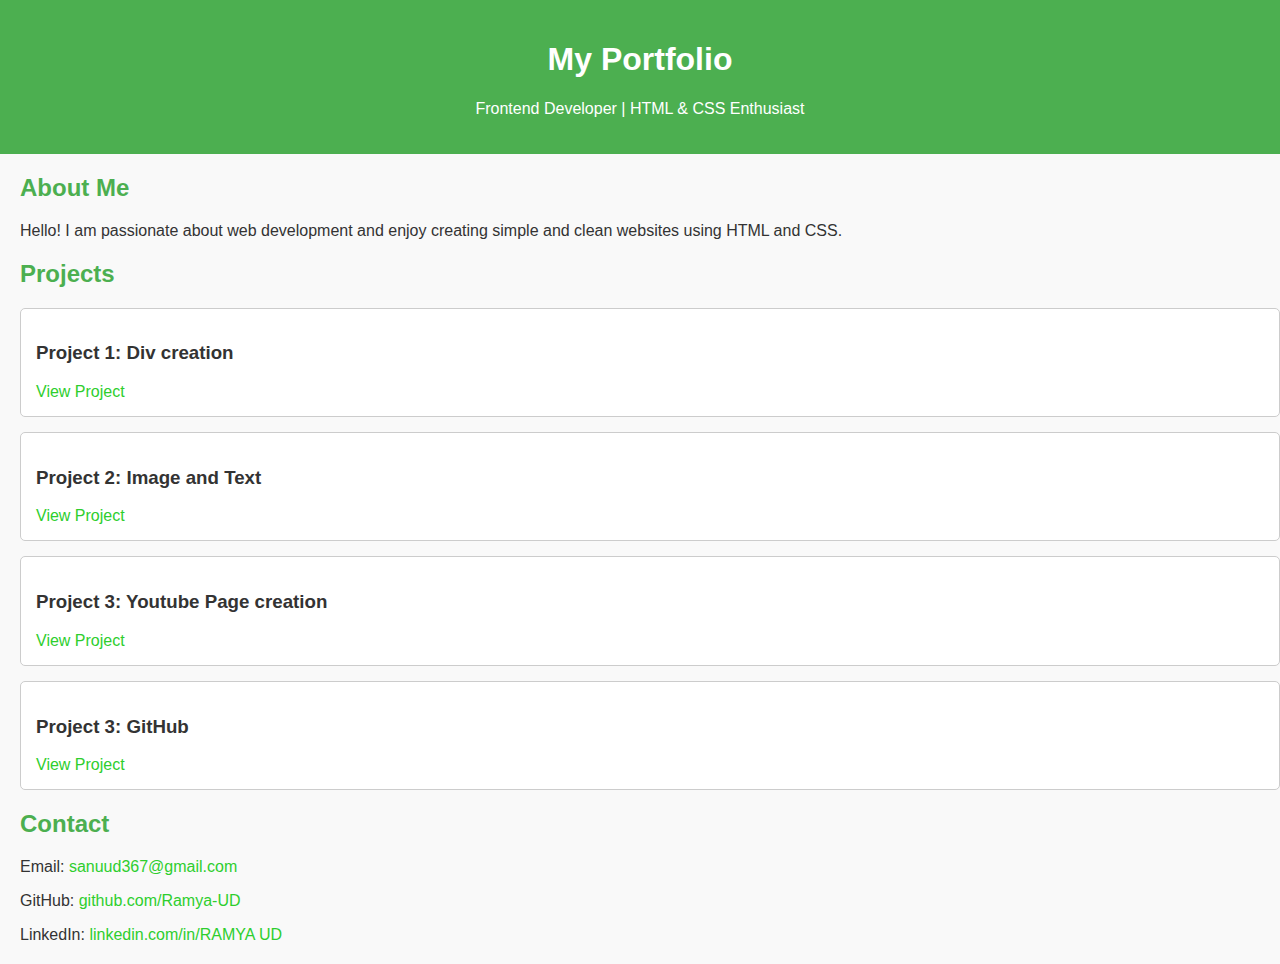
<file: index.html>
<!DOCTYPE html>
<html>
<head>
  <title>My Portfolio</title>
  <style>
    body {
      font-family: Arial, sans-serif;
      margin: 0;
      margin-bottom:20px;
      padding: 0;
      background: #f9f9f9;
      color: #333;
    }
    .top-info{
      background: #4CAF50;
      color: white;
      text-align: center;
      padding: 20px;
    }
    
    h2 {
      color: #4CAF50;
    }
    .project {
      border: 1px solid #ccc;
      padding: 15px;
      margin-bottom: 15px;
      background: white;
      border-radius: 5px;
    }
    a {
      color:rgb(46, 206, 46);
      text-decoration: none;
    }
    .body1{
      margin-left:20px;
    }

  </style>
</head>
<body>

    <div class="top-info">
      <h1>My Portfolio</h1>
      <p>Frontend Developer | HTML & CSS Enthusiast</p>
    </div>

    <div class="body1">

      <h2>About Me</h2>
      <p>Hello! I am passionate about web development and enjoy creating simple and clean websites using HTML and CSS.</p>
  
      <h2>Projects</h2>

      <div class="project">
      <h3>Project 1: Div creation </h3>
      <a href="https://ramya-ud.github.io/html-css-mini-projects/project-1" target="_blank">View Project</a>
      </div>

      <div class="project">
      <h3>Project 2: Image and Text </h3>
      <a href="https://ramya-ud.github.io/html-css-mini-projects/project-4" target="_blank">View Project</a>
      </div>

        <div class="project">
      <h3>Project 3: Youtube Page creation  </h3>
      <a href="https://ramya-ud.github.io/youtube" target="_blank">View Project</a>
      </div>
  
        <div class="project">
      <h3>Project 3: GitHub   </h3>
      <a href="https://github.com/Ramya-UD/Ramya-UD.github.io.git" target="_blank">View Project</a>
      </div>
  
  
      <h2>Contact</h2>
      <p>Email:  <a href="mailto:yourname@email.com">sanuud367@gmail.com</a></p>

      <p>GitHub: <a href="https://github.com/Ramya-UD" target="blank">github.com/Ramya-UD</a></p>

      <p>LinkedIn: <a href="https://www.linkedin.com/in/ramya-ud-33a342327" target="blank">linkedin.com/in/RAMYA UD</a></p>

    </div>

</body>
</html>
</file>
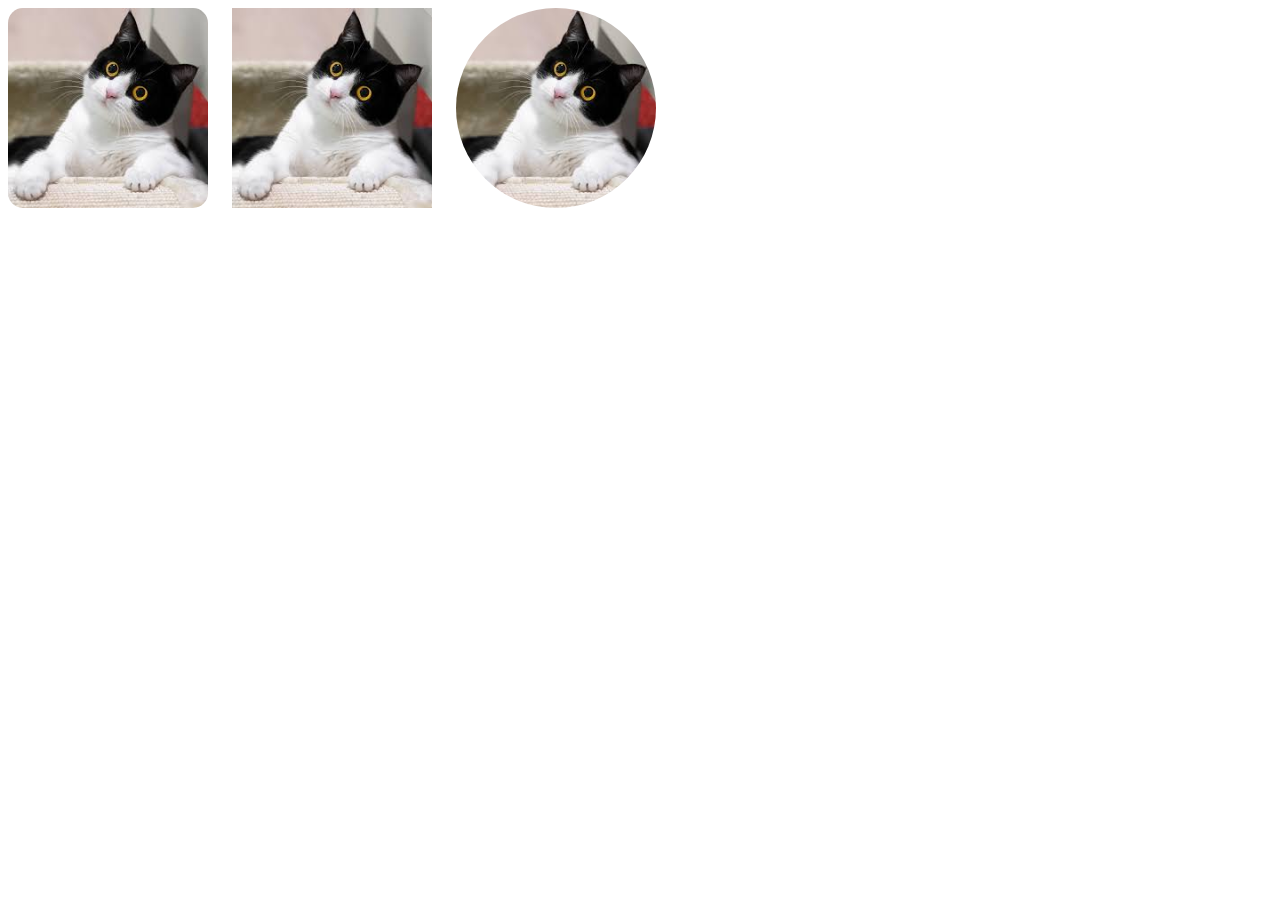
<file: 7abc.html>
<!DOCTYPE html>
<html>


  <head>
    <style>
      .i1{
        width:200px;
        border-radius:15px;
        margin-right:20px;

      }
      .i2{
       width: 200px;
       height: 200px;
       object-fit: cover;
       object-position: center;
       margin-right: 20px;
      }

      .i3{
        border-radius:900px;
        object-fit: contain;
        height:200px;
    

      }




    </style>

  </head>

  <body>
    <img   class="i1" src="catimage.jpg">
    <img class="i2" src="catimage.jpg">
    <img class="i3" src="catimage.jpg">



    


  </body>


</html>
</file>
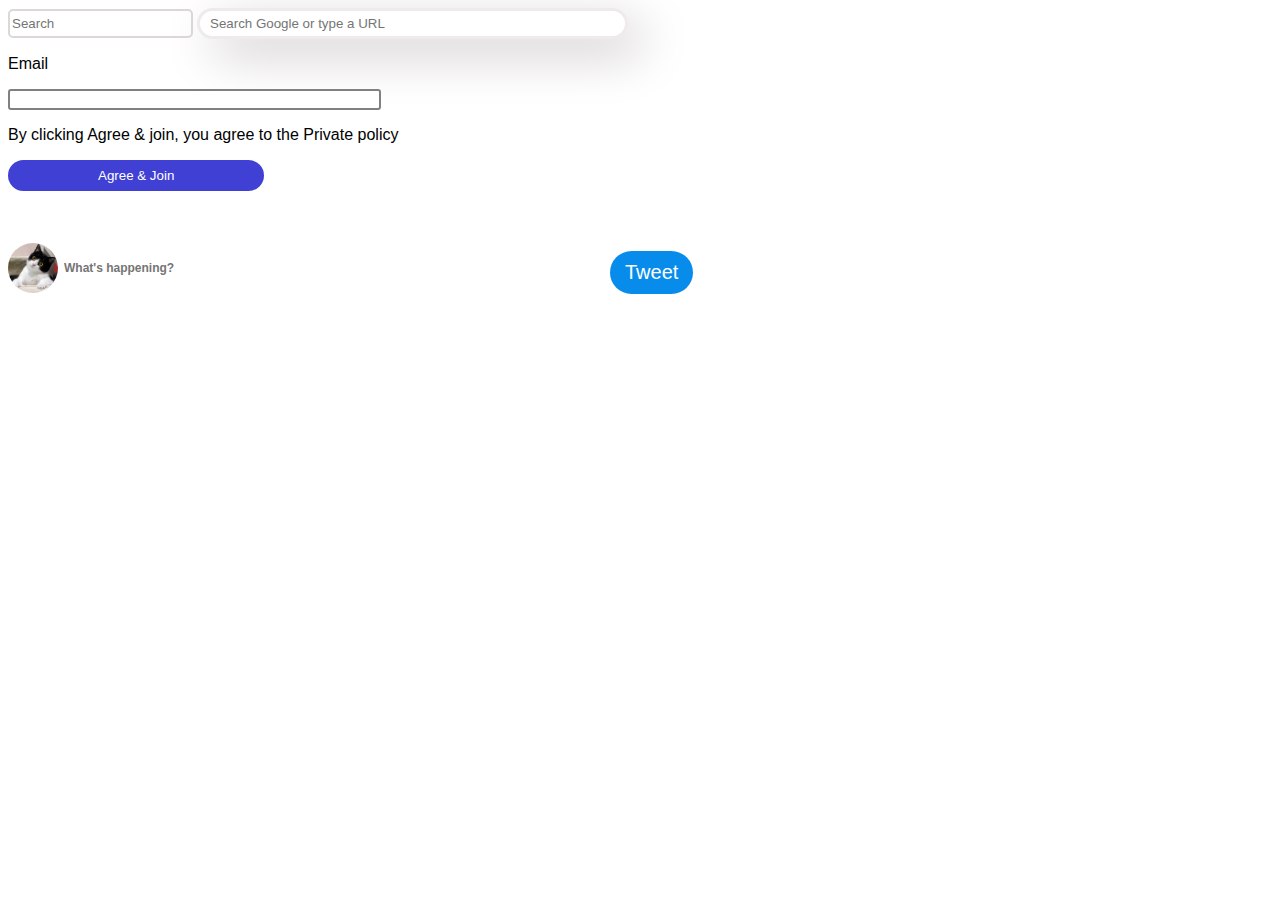
<file: 7defg.html>
<!DOCTYPE html>
<html>

<head>
<style>

  .input1{
    border-radius:5px;
    padding-top:5px;
    padding-bottom:5px;
    border-color:  rgb(220, 216, 216);
    border-style: solid;
    
  
    
  }
  .i2{
    padding-top:5px ;
    padding-bottom:5px;
    padding-right:15px;
    padding-left:10px;
    box-shadow: 15px 15px 50px rgb(206, 200, 200);
    border: none;
    width:400px;
    border-radius: 40px;
    border-color:rgb(240, 235, 235) ;
    border-style: solid;
  }
  .b1{
    background-color:rgb(64, 64, 213);
    color:white;
    padding:8px 90px;
    border-radius:50px;
    border:none;
    display: block;
    margin-bottom:50px;
  }
  .i3{
    padding-right:190px;
    border-color:grey;
    border-style:solid;
    border-radius:3px;


  }
    p{
      font-family:Arial;
    }
    .image{
      width:50px;
      height:50px;
      border-radius:100px;
      display: inline;
      vertical-align: middle;
    }
    .b2{
      margin-left:100px;
      vertical-align: middle;
      padding:10px 15px;
      border-radius:30px;
      border:none;
      background-color:rgb(8, 140, 235);
      color:white;
      margin-left:380px;
      font-size: 20px;
      margin-top:10px;
      
      
      
    }
    .i4{
    
    font-size: 12px;
      border:none;
      font-weight: bold;
        vertical-align: middle;
    }
    
  






</style>

</head>

<body>
  
<input  class="input1"   type="text" placeholder="Search">
<input class="i2" type="text" 
placeholder="Search Google or type a URL">
<p >Email</p>
<input class="i3" type="text">
<p>By clicking Agree &#38 join, you agree to the Private policy</p>
<button class="b1"> Agree & Join </button>
<img  class="image" src="catimage.jpg" >
<input  class="i4"   placeholder="What's happening?"> 
<button class="b2">Tweet</button>








</body>

</html>
</file>
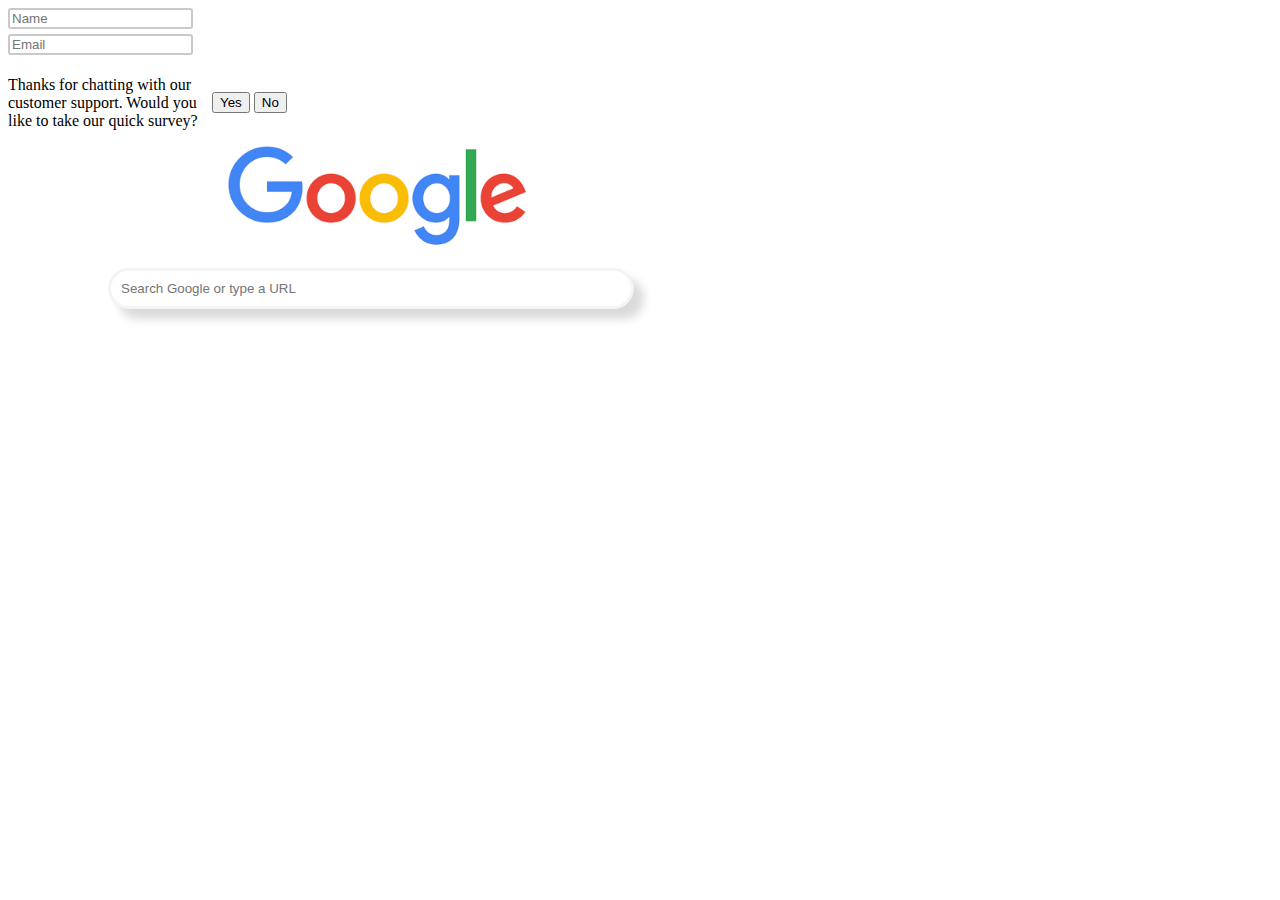
<file: 8abc.html>
<!DOCTYPE html>
<html>

<head>
<style>

input{
  border-color:rgb(201, 201, 201);
  border-style:solid;
  border-radius:3px;
  display: block;
  margin-bottom:5px;
}

p{
  display: inline-block;
  width: 200px;
  vertical-align: middle;
}


.url{
  display: block;
  margin-top:20px;
  width:500px;
  border:none;
  border-radius:50px;
  padding:10px 10px;
  border-color:rgba(198, 198, 198, 0.2);
  border-style:solid;
  box-shadow:10px 10px 10px rgba(0,0,0,0.15);
  margin-left:100px;
  
}
.image{
  display: block;
  width:300px;
  margin-left:220px;
  margin-bottom:3px;
}




</style>





</head>

<body>
<input   type="text" placeholder="Name">
<input  type="text" placeholder="Email">
<p > Thanks for chatting with our customer support. Would you like to take our quick survey?</p> <button >Yes</button>
 <button >No</button>
<img class="image"  src="google.jpg">
<input  class="url" type="text" placeholder="Search Google or type a URL">

</body>

</html>
</file>
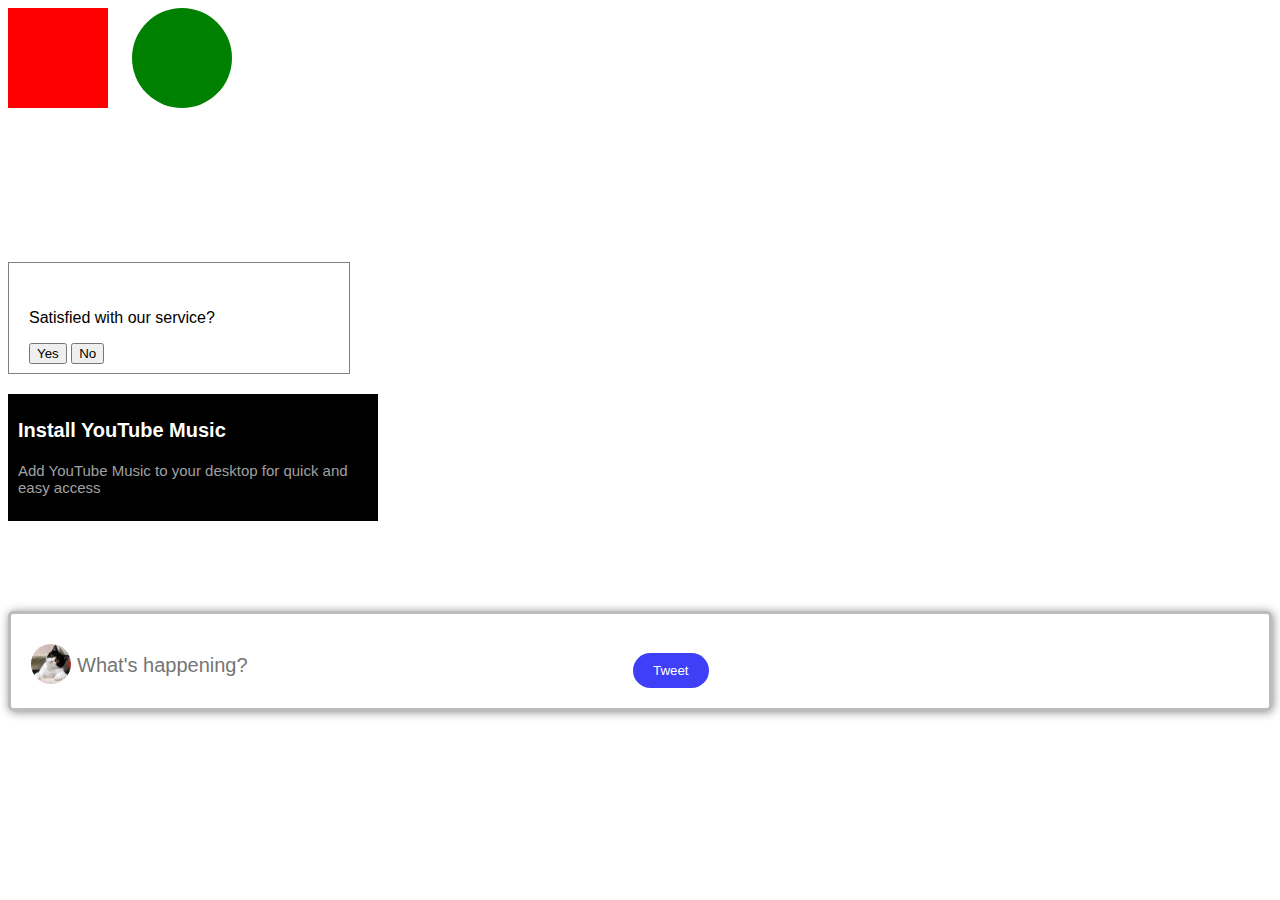
<file: 9abcde.html>
<!DOCTYPE html>
<html>

<head>

<style>

  .red{
    width:100px;
    height:100px;
    background-color: red;
    display:inline-block;
    margin-right:20px;
  }
  .green{
    width:100px;
    height:100px;
    background-color:green;
    border-radius: 50px;
    display:inline-block;
  }
  .service{
    margin-top:150px;
    width:300px;
    height:50px;
    border-color: grey;
    font-family: Arial;
    border-width:1px;
    border-style:solid;
    padding:30px 20px;
  }
  .d9{
    background-color: black;
    width:350px;
    padding-bottom:10px;
    padding-left:10px;
    padding-top:5px;
    margin-top:20px;
    padding-right:10px;
  }
  .p1{
    font-family: Arial;
    font-size: 20px;
    color:white;
    font-weight: bold;
  }
  .p2{
    font-size:15px;
    color:rgb(160, 160, 160);
    
    font-family: Arial;
  }

  .e9{
  
    border-color: rgb(189, 188, 188);
    border-style:solid;
    box-shadow:1px 1px 10px  rgb(135, 135, 135);
    margin-bottom:100px;
    margin-top:90px;
    border-radius: 5px;
    padding-left:20px;
    
  }
  .image{
    margin-top:30px;
    border-radius:25px;
    width:40px;
    
  }
  .i4{
    border:none;
    vertical-align:middle;
    margin-bottom:30px;
    font-size:20px;
    width:200px;
  }
  .b2{
    background-color: rgb(63, 63, 247);
    color:white;
    padding:10px 20px;
    border-radius: 80px;
    border:none;
    vertical-align: bottom;
    margin-bottom:20px;
    margin-left:350px;
    vertical-align: middle;
    
  }

</style>

</head>

<body>
<div class="red"></div>
<div class="green"></div>
<div class="service" ><p>Satisfied with our service? </p><button>Yes</button> <button>No</button></div>

<div class="d9">

  <p class="p1">Install YouTube Music</p>
  <p class="p2">Add YouTube Music to your desktop for quick and easy access</p>
  </div>

  <div class="e9"><img  class="image" src="catimage.jpg" >
<input  class="i4"   placeholder="What's happening?"> 
<button class="b2">Tweet</button></div>



</body>

</html>
</file>
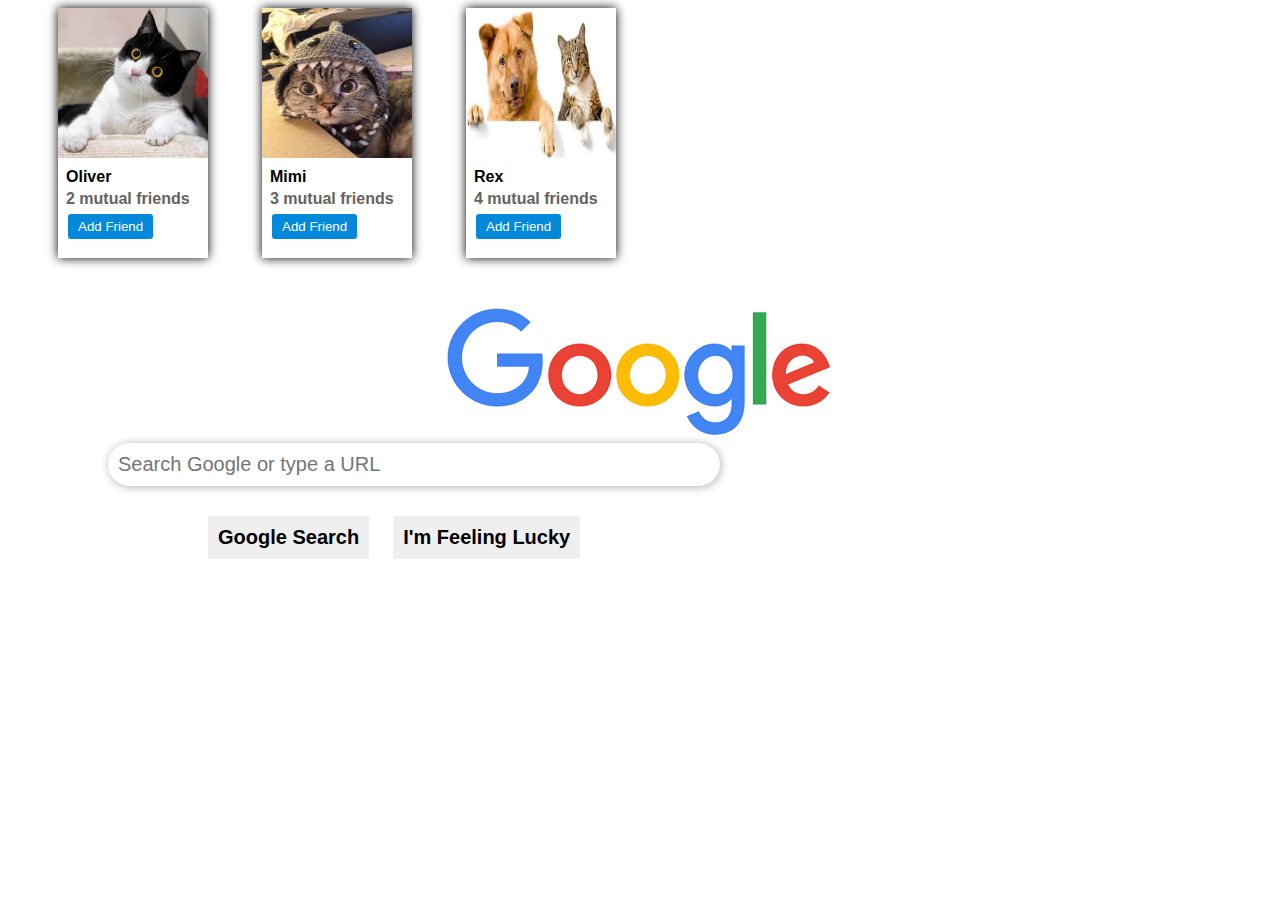
<file: 9fg.html>
<!DOCTYPE html>

<html>

<head>
  <style>

    .c1{
      border:none;
      font-family: Arial;
      font-weight: bold;
      border-width:1px;
      width:150px;
      height:250px;
      box-shadow:0 0 10px black;
      margin-left:50px;
      display: inline-block;
      
    }

.cat{
  width:150px;
    height:150px;
  margin-bottom:2px;    
  
}
.oliver{
  margin-left:8px;
    margin-bottom:2px;
      margin-top:4px;
}
.mf{
  color:rgb(100, 99, 99);
    margin-left:8px;
      margin-bottom:2px;
      margin-top:4px;
}
.add{
  background-color:rgb(3, 136, 218) ;
  color:white;
  border:none;
  padding:5px 10px;
  border-radius:3px;
  margin-left:10px;
    margin-bottom:2px;
      margin-top:4px;
}


.google{
  margin-bottom: 0;
  margin-top:50px;
  text-align: center;

}

.gs{
  width:600px;
  padding-left:10px;
  padding-top:10px;
  padding-bottom:10px;
  border-radius:30px;
  border: none;
  margin-left:100px;
  margin-top: o;
  font-size:20px;
  font-family: Arial;
  box-shadow:1px 1px 10px  rgb(177, 177, 177);
}

.search{
  margin-top:30px;
  margin-bottom:20px;
  display: inline-block;
  margin-left:200px;
  font-family: Arial;
}
.button{
  padding:10px 10px;
  border: none;
  font-size:20px;
  font-weight: bold;
}
.feeling{
  display:inline-block;
  margin-left:20px;
  font-family: Arial;
  
}
.luck{
padding:10px 10px;
    border: none;
  font-size:20px;
    font-weight: bold;
}


  </style>

</head>

<body>

<div class="c1" >

  <img  class="cat" src="catimage.jpg"><p class="oliver">Oliver</p>
  <p  class="mf">2 mutual friends</p>
  <button class="add">Add Friend</button>

</div>

<div class="c1" >

  <img  class="cat" src="catimage1.jpg"><p class="oliver">Mimi</p>
  <p  class="mf">3 mutual friends</p>
  <button class="add">Add Friend</button>

</div>

<div class="c1" >

  <img  class="cat" src="catdogimage.jpg"><p class="oliver">Rex</p>
  <p  class="mf">4 mutual friends</p>
  <button class="add">Add Friend</button>

</div>


<div class="google"> <img class="image"  src="google.jpg">

</div >

<div class="url"><input class="gs"  type="text" placeholder="Search Google or type a URL"></div>

<div class="search" ><button class="button">Google Search</button> </div>

<div class="feeling" ><button class="luck">I'm Feeling Lucky</button></div>


</body>

</html>
</file>
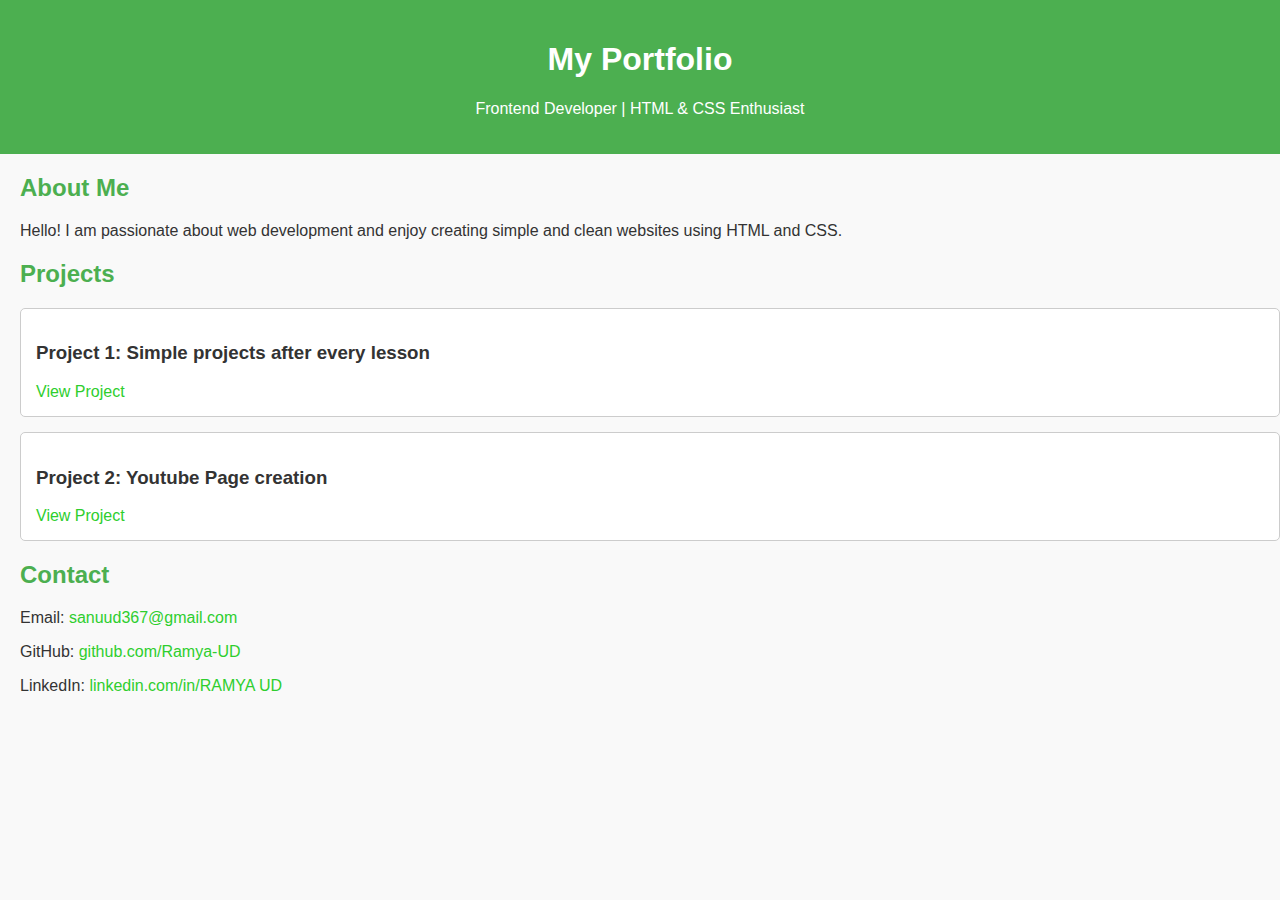
<file: portfolio.html>
<!DOCTYPE html>
<html>
<head>
  <title>My Portfolio</title>
  <style>
    body {
      font-family: Arial, sans-serif;
      margin: 0;
      margin-bottom:20px;
      padding: 0;
      background: #f9f9f9;
      color: #333;
    }
    .top-info{
      background: #4CAF50;
      color: white;
      text-align: center;
      padding: 20px;
    }
    
    h2 {
      color: #4CAF50;
    }
    .project {
      border: 1px solid #ccc;
      padding: 15px;
      margin-bottom: 15px;
      background: white;
      border-radius: 5px;
    }
    a {
      color:rgb(46, 206, 46);
      text-decoration: none;
    }
    .body1{
      margin-left:20px;
    }

  </style>
</head>
<body>

    <div class="top-info">
      <h1>My Portfolio</h1>
      <p>Frontend Developer | HTML & CSS Enthusiast</p>
    </div>

    <div class="body1">

      <h2>About Me</h2>
      <p>Hello! I am passionate about web development and enjoy creating simple and clean websites using HTML and CSS.</p>
  
      <h2>Projects</h2>

      <div class="project">
      <h3>Project 1: Simple projects after every lesson</h3>
      <a href="#">View Project</a>
      </div>
      
      <div class="project">
      <h3>Project 2: Youtube Page creation  </h3>
      <a href="#">View Project</a>
      </div>
  
      <h2>Contact</h2>
      <p>Email:  <a href="mailto:yourname@email.com">sanuud367@gmail.com</a></p>

      <p>GitHub: <a href="https://github.com/Ramya-UD" target="blank">github.com/Ramya-UD</a></p>

      <p>LinkedIn: <a href="https://www.linkedin.com/in/ramya-ud-33a342327" target="blank">linkedin.com/in/RAMYA UD</a></p>

    </div>

</body>
</html>
</file>
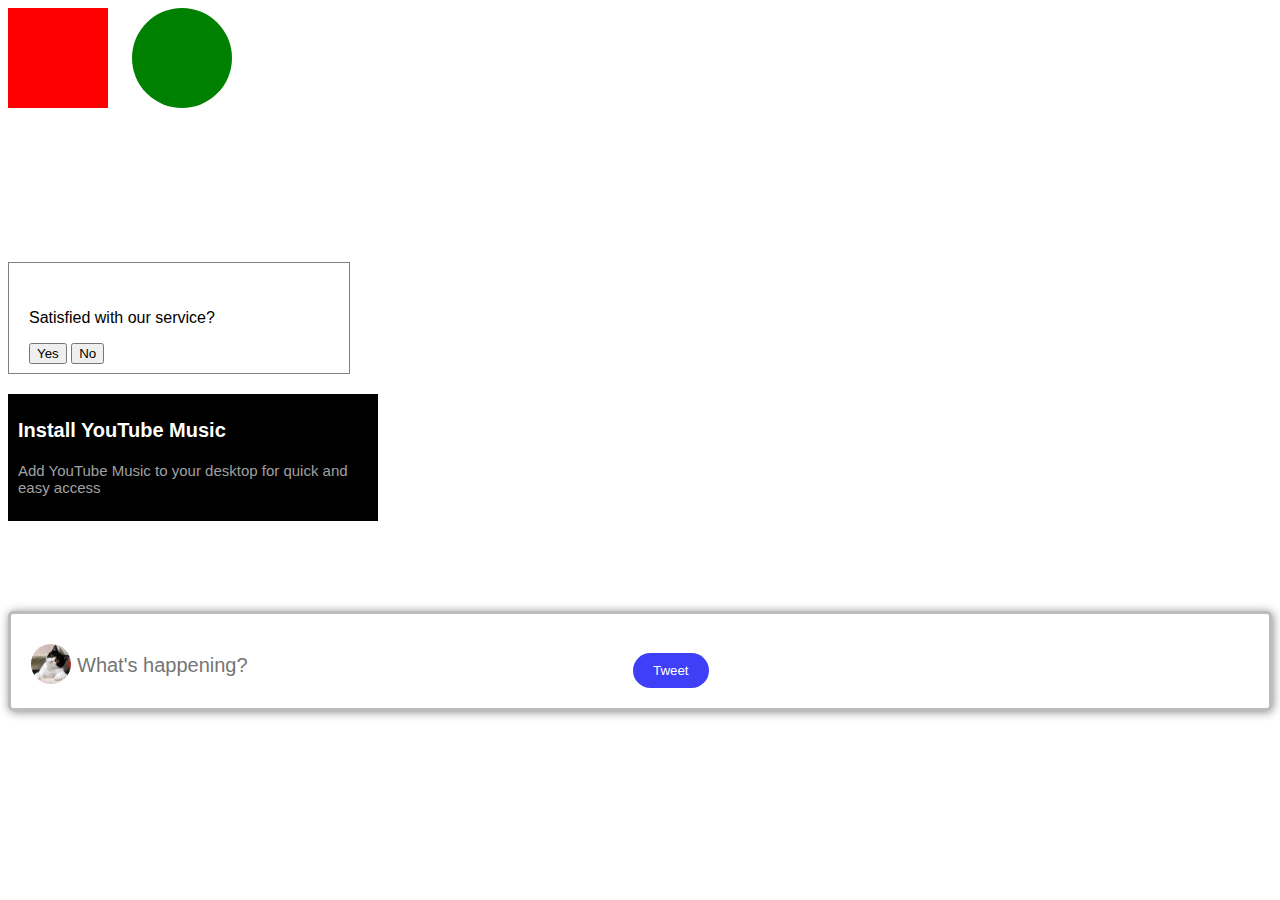
<file: project.html>
<!DOCTYPE html>
<html>

<head>

<style>

  .red{
    width:100px;
    height:100px;
    background-color: red;
    display:inline-block;
    margin-right:20px;
  }
  .green{
    width:100px;
    height:100px;
    background-color:green;
    border-radius: 50px;
    display:inline-block;
  }
  .service{
    margin-top:150px;
    width:300px;
    height:50px;
    border-color: grey;
    font-family: Arial;
    border-width:1px;
    border-style:solid;
    padding:30px 20px;
  }
  .d9{
    background-color: black;
    width:350px;
    padding-bottom:10px;
    padding-left:10px;
    padding-top:5px;
    margin-top:20px;
    padding-right:10px;
  }
  .p1{
    font-family: Arial;
    font-size: 20px;
    color:white;
    font-weight: bold;
  }
  .p2{
    font-size:15px;
    color:rgb(160, 160, 160);
    
    font-family: Arial;
  }

  .e9{
  
    border-color: rgb(189, 188, 188);
    border-style:solid;
    box-shadow:1px 1px 10px  rgb(135, 135, 135);
    margin-bottom:100px;
    margin-top:90px;
    border-radius: 5px;
    padding-left:20px;
    
  }
  .image{
    margin-top:30px;
    border-radius:25px;
    width:40px;
    
  }
  .i4{
    border:none;
    vertical-align:middle;
    margin-bottom:30px;
    font-size:20px;
    width:200px;
  }
  .b2{
    background-color: rgb(63, 63, 247);
    color:white;
    padding:10px 20px;
    border-radius: 80px;
    border:none;
    vertical-align: bottom;
    margin-bottom:20px;
    margin-left:350px;
    vertical-align: middle;
    
  }

</style>

</head>

<body>
<div class="red"></div>
<div class="green"></div>
<div class="service" ><p>Satisfied with our service? </p><button>Yes</button> <button>No</button></div>

<div class="d9">

  <p class="p1">Install YouTube Music</p>
  <p class="p2">Add YouTube Music to your desktop for quick and easy access</p>
  </div>

  <div class="e9"><img  class="image" src="catimage.jpg" >
<input  class="i4"   placeholder="What's happening?"> 
<button class="b2">Tweet</button></div>



</body>

</html>
</file>
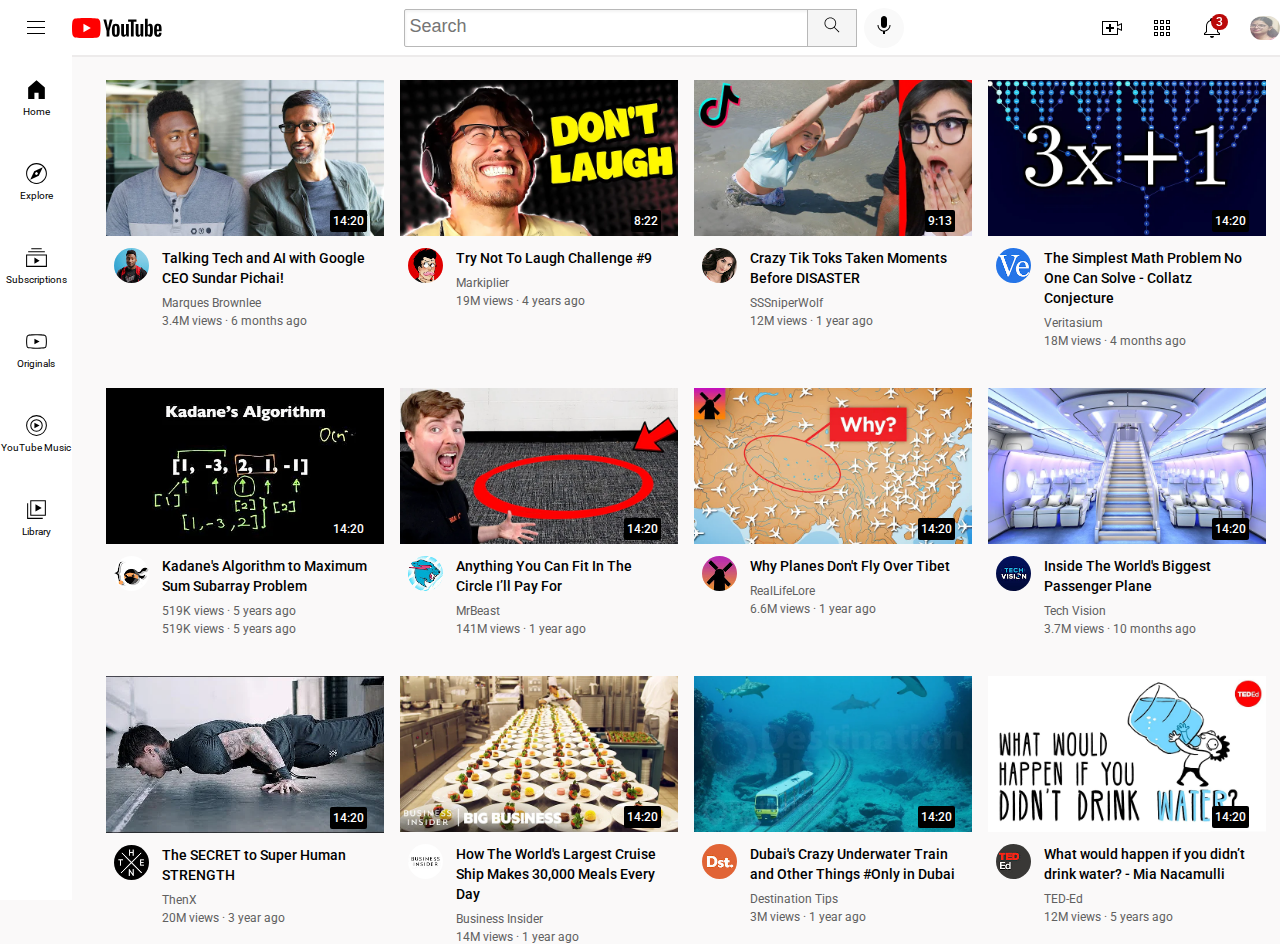
<file: youttube.html>
<!DOCTYPE html>
<html>
  <head>
    <title>YouTube.com Clone</title>

    <link rel="preconnect" href="https://fonts.googleapis.com">
    <link rel="preconnect" href="https://fonts.gstatic.com" crossorigin>
    <link href="https://fonts.googleapis.com/css2?family=Roboto:wght@400;500;700&display=swap" rel="stylesheet">
    <link rel="stylesheet" href="styles/video.css">
    <link rel="stylesheet" href="styles/general.css">
    <link rel="stylesheet" href="styles/header.css">
    <link rel="stylesheet" href="styles/sidebar.css">

  </head>
  <body>
    <div class="header">
      <div class="left-section">
         <img class="hamburger"  src="icons/hamburger-menu.svg">
         <img class="youtube"  src="icons/youtube-logo.svg">
      </div>

      <div class="middle-section">
        <input class="search-bar"  type="text" placeholder="Search">
        <button class="search">
          <img class="search-icon" src="icons/search.svg">
          <div class="tooltip-search">Search</div>
        </button>
        <button class="search-voice">
          <img class="search-voice-icon" src="icons/voice-search-icon.svg">
          <div class="tooltip-searchvoice">Search with your voice</div>
        </button>
    </div>

    <div class="right-section">
        <div class="upload">
          <img class="upload-icon" src="icons/upload.svg">
          <div class="tooltip-upload">Create</div>
        </div>
        <div class="youtubeapps">
          <img class="youtube-apps-icon"  src="icons/youtube-apps.svg">
          <div class="tooltip-youtubeapps">YouTube apps</div>
        </div>
        <div class="notifications-icon-contain" >
          <img  class="notifications-icon"  src="icons/notifications.svg">
          <div class="tooltip-noti">Notifications</div>
          <div class="notification-number">3</div>
        </div>
        <img class="my-channel" src="channels/youtube-profile-picture3.jpeg">
        </div>
    </div>

    <nav class="sidebar">
       <div class="sidebar-link">
         <img src="icons/home.svg">
         <div>Home</div>
       </div>
       <div class="sidebar-link">
         <img src="icons/explore.svg">
         <div>Explore</div>
       </div>
       <div class="sidebar-link">
         <img src="icons/subscriptions.svg">
         <div>Subscriptions</div>
       </div>
       <div class="sidebar-link">
         <img src="icons/originals.svg">
         <div> Originals</div>
       </div>
       <div class="sidebar-link">
         <img src="icons/youtube-music.svg">
         <div>YouTube Music</div>
       </div>
       <div class="sidebar-link">
         <img src="icons/library.svg">
         <div>Library</div>
       </div>
    </nav>

    <main>
       <section class="video-grid">
        <div class="video-preview">
          <div class="thumbnail-row">
            <img class="thumbnail" src="thumbnails/thumbnail-1.webp">
            <div class="video-time">14:20</div>
          </div>
          <div class="video-info-grid">
            <div class="channel-picture">
              <img class="profile-picture" src="channels/channel-1.jpeg">
            </div>
          <div class="video-info">
             <p class="video-title">
              Talking Tech and AI with Google CEO Sundar Pichai!
            </p>
            <p class="video-author">
              Marques Brownlee
            </p>
            <p class="video-stats">
              3.4M views &#183; 6 months ago
            </p>
          </div>
        </div>
      </div>

      <div class="video-preview">
        <div class="thumbnail-row">
          <img class="thumbnail" src="thumbnails/thumbnail-2.webp">
          <div class="video-time">8:22</div>
        </div>
        <div class="video-info-grid">
          <div class="channel-picture">
            <img class="profile-picture" src="channels/channel-2.jpeg">
          </div>
          <div class="video-info">
            <p class="video-title">
              Try Not To Laugh Challenge #9
            </p>
            <p class="video-author">
              Markiplier
            </p>
            <p class="video-stats">
              19M views &#183; 4 years ago
            </p>
          </div>
        </div>
      </div>

      <div class="video-preview">
        <div class="thumbnail-row">
          <img class="thumbnail" src="thumbnails/thumbnail-3.webp">
          <div class="video-time">9:13</div>
        </div>
        <div class="video-info-grid">
          <div class="channel-picture">
            <img class="profile-picture" src="channels/channel-3.jpeg">
          </div>
          <div class="video-info">
            <p class="video-title">
              Crazy Tik Toks Taken Moments Before DISASTER
            </p>
            <p class="video-author">
              SSSniperWolf
            </p>
            <p class="video-stats">
              12M views · 1 year ago
            </p>
          </div>
        </div>
      </div>

      <div class="video-preview">
        <div class="thumbnail-row">
          <img class="thumbnail" src="thumbnails/thumbnail-4.webp">
            <div class="video-time">14:20</div>
        </div>
        <div class="video-info-grid">
          <div class="channel-picture">
            <img class="profile-picture" src="channels/channel-4.jpeg">
          </div>
          <div class="video-info">
            <p class="video-title">
              The Simplest Math Problem No One Can Solve - Collatz Conjecture
            </p>
            <p class="video-author">
              Veritasium
            </p>
            <p class="video-stats">
              18M views · 4 months ago
            </p>
          </div>
        </div>
      </div>

      <div class="video-preview">
        <div class="thumbnail-row">
          <img class="thumbnail" src="thumbnails/thumbnail-5.webp">
            <div class="video-time">14:20</div>
        </div>
        <div class="video-info-grid">
          <div class="channel-picture">
            <img class="profile-picture" src="channels/channel-5.jpeg">
          </div>
          <div class="video-info">
            <p class="video-title">
              Kadane's Algorithm to Maximum Sum Subarray Problem
            </p>
            <p class="video-author">
              519K views · 5 years ago
            </p>
            <p class="video-stats">
              519K views · 5 years ago
            </p>
          </div>
        </div>
      </div>

      <div class="video-preview">
        <div class="thumbnail-row">
          <img class="thumbnail" src="thumbnails/thumbnail-6.webp">
            <div class="video-time">14:20</div>
        </div>
        <div class="video-info-grid">
          <div class="channel-picture">
            <img class="profile-picture" src="channels/channel-6.jpeg">
          </div>
          <div class="video-info">
            <p class="video-title">
             Anything You Can Fit In The Circle I’ll Pay For
            </p>
            <p class="video-author">
              MrBeast
            </p>
            <p class="video-stats">
              141M views · 1 year ago
            </p>
          </div>
        </div>
      </div>

       <div class="video-preview">
        <div class="thumbnail-row">
          <img class="thumbnail" src="thumbnails/thumbnail-7.webp">
          <div class="video-time">14:20</div>
        </div>
        <div class="video-info-grid">
          <div class="channel-picture">
            <img class="profile-picture" src="channels/channel-7.jpeg">
          </div>
          <div class="video-info">
            <p class="video-title">
              Why Planes Don't Fly Over Tibet
            </p>
            <p class="video-author">
            RealLifeLore
            </p>
            <p class="video-stats">
              6.6M views · 1 year ago
            </p>
          </div>
        </div>
       </div>

        <div class="video-preview">
        <div class="thumbnail-row">
          <img class="thumbnail" src="thumbnails/thumbnail-8.webp">
            <div class="video-time">14:20</div>
        </div>
        <div class="video-info-grid">
          <div class="channel-picture">
            <img class="profile-picture" src="channels/channel-8.jpeg">
          </div>
          <div class="video-info">
            <p class="video-title">
              Inside The World's Biggest Passenger Plane
            </p>
            <p class="video-author">
            Tech Vision
            </p>
            <p class="video-stats">
              3.7M views · 10 months ago
            </p>
          </div>
        </div>
       </div>

        <div class="video-preview">
        <div class="thumbnail-row">
          <img class="thumbnail" src="thumbnails/thumbnail-9.webp">
            <div class="video-time">14:20</div>
        </div>
        <div class="video-info-grid">
          <div class="channel-picture">
            <img class="profile-picture" src="channels/channel-9.jpeg">
          </div>
          <div class="video-info">
            <p class="video-title">
              The SECRET to Super Human STRENGTH
            </p>
            <p class="video-author">
            ThenX
            </p>
            <p class="video-stats">
              20M views · 3 year ago
            </p>
          </div>
        </div>
        </div>
      
        <div class="video-preview">
        <div class="thumbnail-row">
          <img class="thumbnail" src="thumbnails/thumbnail-10.webp">
          <div class="video-time">14:20</div>
        </div>
        <div class="video-info-grid">
          <div class="channel-picture">
            <img class="profile-picture" src="channels/channel-10.jpeg">
          </div>
          <div class="video-info">
            <p class="video-title">
              How The World's Largest Cruise Ship Makes 30,000 Meals Every Day
            </p>
            <p class="video-author">
          Business Insider
            </p>
            <p class="video-stats">
              14M views · 1 year ago
            </p>
          </div>
        </div>
        </div>

        <div class="video-preview">
         <div class="thumbnail-row">
          <img class="thumbnail" src="thumbnails/thumbnail-11.webp">
          <div class="video-time">14:20</div>
        </div>
        <div class="video-info-grid">
          <div class="channel-picture">
            <img class="profile-picture" src="channels/channel-11.jpeg">
          </div>
          <div class="video-info">
            <p class="video-title">
                Dubai's Crazy Underwater Train and Other Things #Only in Dubai
            </p>
            <p class="video-author">
            Destination Tips
            </p>
            <p class="video-stats">
              3M views · 1 year ago
            </p>  
          </div>
        </div>
        </div>

        <div class="video-preview">
        <div class="thumbnail-row">
          <img class="thumbnail" src="thumbnails/thumbnail-12.webp">
          <div class="video-time">14:20</div>
        </div>
        <div class="video-info-grid">
          <div class="channel-picture">
            <img class="profile-picture" src="channels/channel-12.jpeg">
          </div>
          <div class="video-info">
            <p class="video-title">
            What would happen if you didn’t drink water? - Mia Nacamulli
            </p>
            <p class="video-author">
            TED-Ed
            </p>
            <p class="video-stats">
              12M views · 5 years ago
            </p>
          </div>
        </div>
        </div>
        </div>
        </div>
      </section>
    <main>
  </body>
</html>
</file>
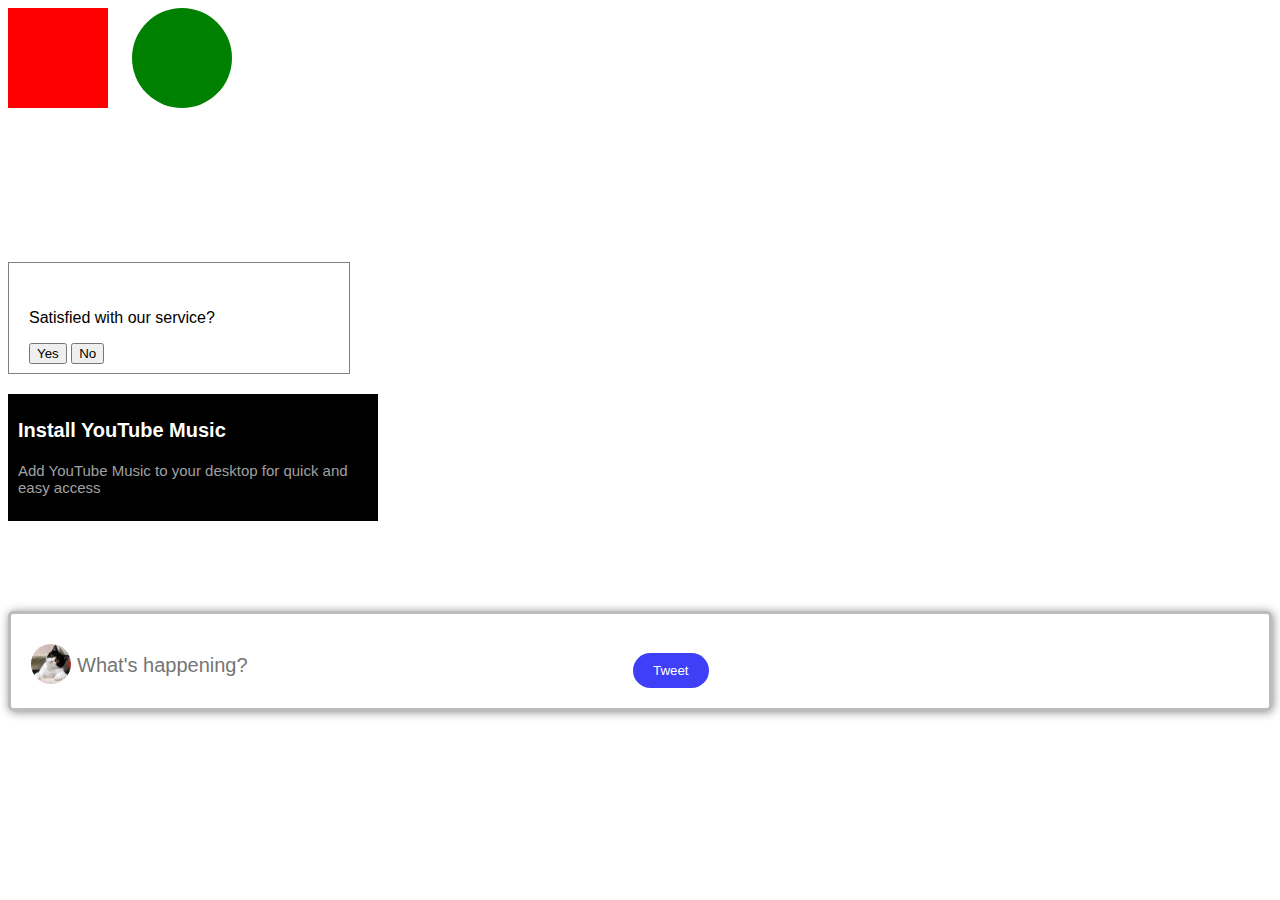
<file: html-css-mini-projects/project-1.html>
<!DOCTYPE html>
<html>

<head>

<style>

  .red{
    width:100px;
    height:100px;
    background-color: red;
    display:inline-block;
    margin-right:20px;
  }
  .green{
    width:100px;
    height:100px;
    background-color:green;
    border-radius: 50px;
    display:inline-block;
  }
  .service{
    margin-top:150px;
    width:300px;
    height:50px;
    border-color: grey;
    font-family: Arial;
    border-width:1px;
    border-style:solid;
    padding:30px 20px;
  }
  .d9{
    background-color: black;
    width:350px;
    padding-bottom:10px;
    padding-left:10px;
    padding-top:5px;
    margin-top:20px;
    padding-right:10px;
  }
  .p1{
    font-family: Arial;
    font-size: 20px;
    color:white;
    font-weight: bold;
  }
  .p2{
    font-size:15px;
    color:rgb(160, 160, 160);
    
    font-family: Arial;
  }

  .e9{
  
    border-color: rgb(189, 188, 188);
    border-style:solid;
    box-shadow:1px 1px 10px  rgb(135, 135, 135);
    margin-bottom:100px;
    margin-top:90px;
    border-radius: 5px;
    padding-left:20px;
    
  }
  .image{
    margin-top:30px;
    border-radius:25px;
    width:40px;
    
  }
  .i4{
    border:none;
    vertical-align:middle;
    margin-bottom:30px;
    font-size:20px;
    width:200px;
  }
  .b2{
    background-color: rgb(63, 63, 247);
    color:white;
    padding:10px 20px;
    border-radius: 80px;
    border:none;
    vertical-align: bottom;
    margin-bottom:20px;
    margin-left:350px;
    vertical-align: middle;
    
  }

</style>

</head>

<body>
<div class="red"></div>
<div class="green"></div>
<div class="service" ><p>Satisfied with our service? </p><button>Yes</button> <button>No</button></div>

<div class="d9">

  <p class="p1">Install YouTube Music</p>
  <p class="p2">Add YouTube Music to your desktop for quick and easy access</p>
  </div>

  <div class="e9"><img  class="image" src="catimage.jpg" >
<input  class="i4"   placeholder="What's happening?"> 
<button class="b2">Tweet</button></div>



</body>

</html>
</file>
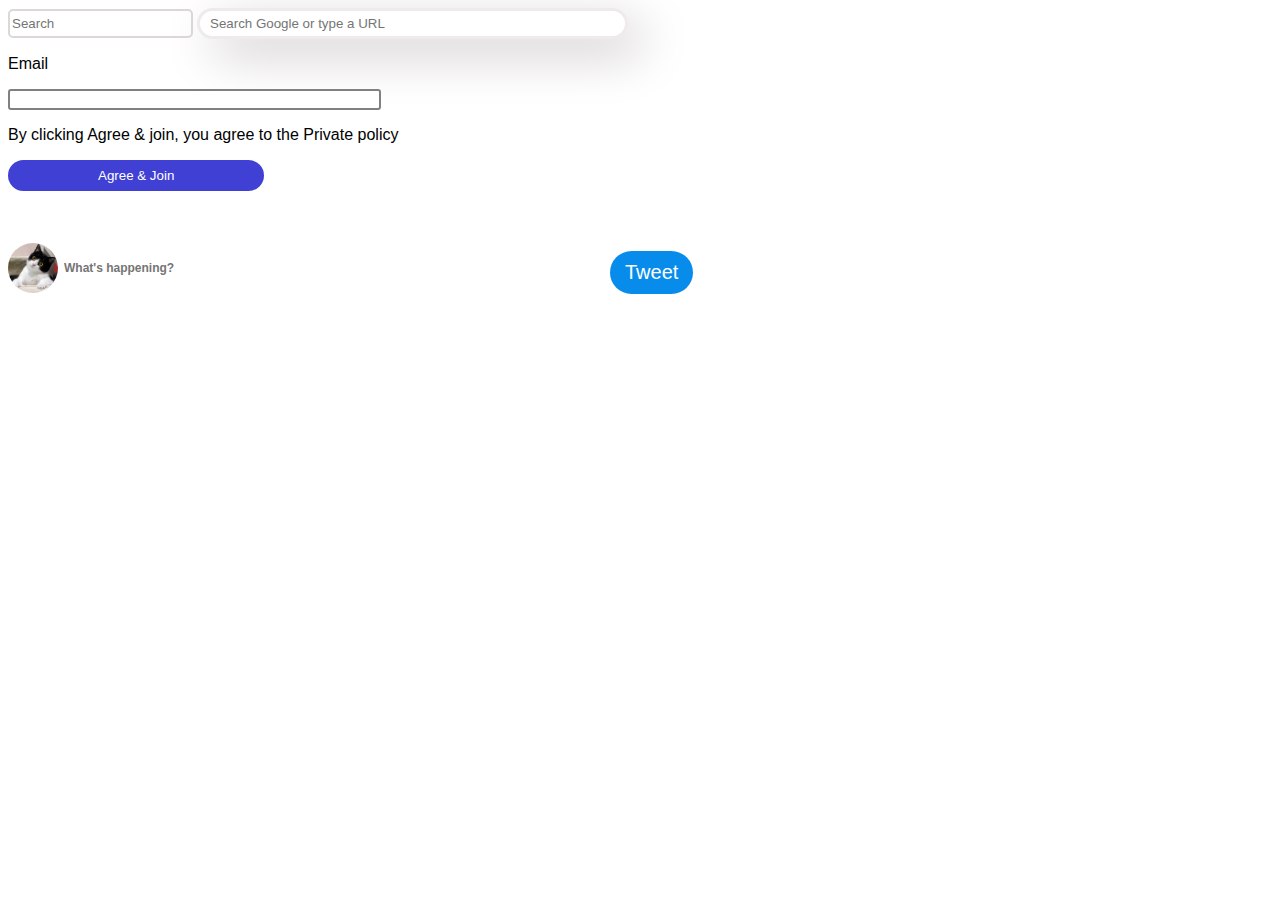
<file: html-css-mini-projects/project-2.html>
<!DOCTYPE html>
<html>

<head>
<style>

  .input1{
    border-radius:5px;
    padding-top:5px;
    padding-bottom:5px;
    border-color:  rgb(220, 216, 216);
    border-style: solid;
    
  
    
  }
  .i2{
    padding-top:5px ;
    padding-bottom:5px;
    padding-right:15px;
    padding-left:10px;
    box-shadow: 15px 15px 50px rgb(206, 200, 200);
    border: none;
    width:400px;
    border-radius: 40px;
    border-color:rgb(240, 235, 235) ;
    border-style: solid;
  }
  .b1{
    background-color:rgb(64, 64, 213);
    color:white;
    padding:8px 90px;
    border-radius:50px;
    border:none;
    display: block;
    margin-bottom:50px;
  }
  .i3{
    padding-right:190px;
    border-color:grey;
    border-style:solid;
    border-radius:3px;


  }
    p{
      font-family:Arial;
    }
    .image{
      width:50px;
      height:50px;
      border-radius:100px;
      display: inline;
      vertical-align: middle;
    }
    .b2{
      margin-left:100px;
      vertical-align: middle;
      padding:10px 15px;
      border-radius:30px;
      border:none;
      background-color:rgb(8, 140, 235);
      color:white;
      margin-left:380px;
      font-size: 20px;
      margin-top:10px;
      
      
      
    }
    .i4{
    
    font-size: 12px;
      border:none;
      font-weight: bold;
        vertical-align: middle;
    }
    
  






</style>

</head>

<body>
  
<input  class="input1"   type="text" placeholder="Search">
<input class="i2" type="text" 
placeholder="Search Google or type a URL">
<p >Email</p>
<input class="i3" type="text">
<p>By clicking Agree &#38 join, you agree to the Private policy</p>
<button class="b1"> Agree & Join </button>
<img  class="image" src="catimage.jpg" >
<input  class="i4"   placeholder="What's happening?"> 
<button class="b2">Tweet</button>








</body>

</html>
</file>
<file: styles/video.css>
.thumbnail {
        width: 100%;
        margin-left:10px;
      }

      

      .video-title {
        margin-top: 0;
        font-size: 14px;
        font-weight: 500;
        line-height: 20px;
        margin-bottom: 8px;
        margin-left:8px;
      }

      .video-info-grid {
        display: grid;
        grid-template-columns: 50px 1fr;
          margin-left:8px;
      }

      .profile-picture {
        width: 35px;
        border-radius: 50px;
          margin-left:10px;

      }

      .thumbnail-row {
        margin-bottom: 8px;
        position:relative;
      }

      .video-author,
      .video-stats {
        font-size: 12px;
        color: rgb(96, 96, 96);
          margin-left:8px;
      }

      .video-author {
        margin-bottom: 4px;
      }

      .video-grid {
        display: grid;
        grid-template-columns: 1fr 1fr 1fr;
        column-gap: 16px;
        row-gap: 40px;
      
      }


      @media (max-width: 750px){
        .video-grid{
          grid-template-columns: 1fr 1fr;

        }  
      }

      @media(min-width: 1000px){
        .video-grid{
          grid-template-columns: 1fr 1fr 1fr 1fr;
        }
      }

      .video-time{
        background-color: black;
        color:white;
        position: absolute;
        bottom:8px;
        right:7px;
        font-weight:500;
        font-size:12px;
        padding:4px 3px;
        border-radius:2px;
      }
</file>
<file: styles/general.css>
p {
      
        margin-top: 0;
        margin-bottom: 0;
      }
      body{
        margin:0;
        padding-top:80px;
        padding-left:96px;
        padding-right:24px;
        font-family:Roboto,Arial;
        background-color:rgb(250, 249, 249);
      
        
      }
</file>
<file: styles/header.css>
.header{
  height:55px;
  display:flex;
  flex-direction:row;
  position:fixed;
  top:0;
  bottom:0;
  left:0;
  right:0;
  background-color:white;
  border-bottom-width: 2px;
  border-bottom-color:rgb(237, 235, 235);
  border-bottom-style:solid;
  z-index:100;
  justify-content: space-between;
}
.left-section{
  align-items:center;
  display:flex;

}
.hamburger{
  height:24px;
  margin-left:24px;
  margin-right:24px

}
.youtube{
  height:20px;
}
.middle-section{

  margin-left:70px;
  margin-right:40px;
  max-width:500px;
  display:flex;
  align-items:center;
  flex:1;
}
.search-bar::placeholder{
  font-size: 18px;
}
.search-bar{

  height:26px;
  padding-left:5px;
  border: 1px solid rgb(184, 184, 184);
  border-radius:2px; 
  box-shadow:inset 1px 2px 3px rgba(0,0,0,0.05);
  padding-top:5px;
  padding-bottom:5px;
  flex:1;
  width:0;
  
  
  
}

.search{
  height:38px;width:50px;
  background-color: rgb(245, 245, 245);
  border-style:solid;
  border-width:1px;
  border-color:rgb(184, 184, 184);
  margin-left:-3px;
  margin-right:7px;
  position:relative;
  cursor:pointer;
  display: flex;
  justify-content:center;

}
 .tooltip-search,
  .tooltip-searchvoice,
  .tooltip-upload,
  .tooltip-noti
 {
  position:absolute;
  top:60px;
  background-color: rgb(120, 119, 119);
  color:white;
  padding:8px 8px;
  border-radius:2px;
  font-size:12px;
  opacity:0;
  pointer-events: none;
  white-space:nowrap;
  

}

.search-icon{
  height:20px;
  padding-top:4px
}
.search-voice{
  height:40px;width:40px;
  border-radius:20px;
  border-style:none;
  padding-top:5px;
  background-color: rgb(249, 249, 249); 
  position:relative;
  cursor:pointer;
  display: flex;
  justify-content:center;
}

.search-voice:hover .tooltip-searchvoice ,
.notifications-icon-contain:hover .tooltip-noti ,
 .upload:hover .tooltip-upload ,
 .youtubeapps:hover .tooltip-youtubeapps , .search:hover .tooltip-search{
  opacity:1;

}

.search-voice-icon{
  height:24px;
}
.right-section{
    width:180px;
    display:flex;
    justify-content:space-between;
    align-items:center;
    margin-left:-15px;
    flex-shrink: 0;
    position:relative;

}
.upload{
  position:relative;
  display: flex;
  justify-content:center;
}

.upload-icon{
  height:24px;
  cursor:pointer;

}

.notifications-icon{
  height:24px;
  cursor:pointer;
  display: flex;
  justify-content:center;
}

.notifications-icon-contain{
  position:relative;
  display: flex;
  justify-content:center;
}
.notification-number{
  position:absolute;
  top:-2px;
  right:-4px;
  background-color:rgb(186, 9, 9);
  color:white;
  border-radius:10px;
  padding:1px 5px;
  font-size:12px;
  font-weight:500;
}

.youtube-apps-icon{
  height:24px;
  cursor:pointer;

}

.youtubeapps{
  position:relative;
  display: flex;
  justify-content:center;
  
}
.tooltip-youtubeapps{
  position:absolute;
  background-color: rgb(106, 106, 106);
  color:white;
  padding-top:8px;
  padding-bottom:8px;
  padding-left:10px;
  width:100px;
  font-size:15px;
  top:50px;
  right:-40px;
  border-radius:2px;
  opacity:0;
  pointer-events:none;
}
.my-channel{
   height: 32px;
  border-radius: 16px;width:30px;
}


















.my-channel{
  height:24px;
  border-radius:12px;
}
</file>
<file: styles/sidebar.css>
.sidebar{
  position:fixed;
  left:0;
  bottom:0; 
  top:55px;
  background-color:white;
  width:72px;
  z-index:200;
  padding-top:5px;

}
.sidebar-link{
  
  height:74px;
  margin-bottom:10px;
  display:flex;
align-items:center;
justify-content: center;
  flex-direction:column;
  cursor:pointer ;
  
}
.sidebar-link:hover{
  background-color:rgb(231, 231, 231);
}
.sidebar-link img{
height:25px;
margin-bottom: 4px;

}
.sidebar-link div{
  
  font-size:10px;

}
</file>
